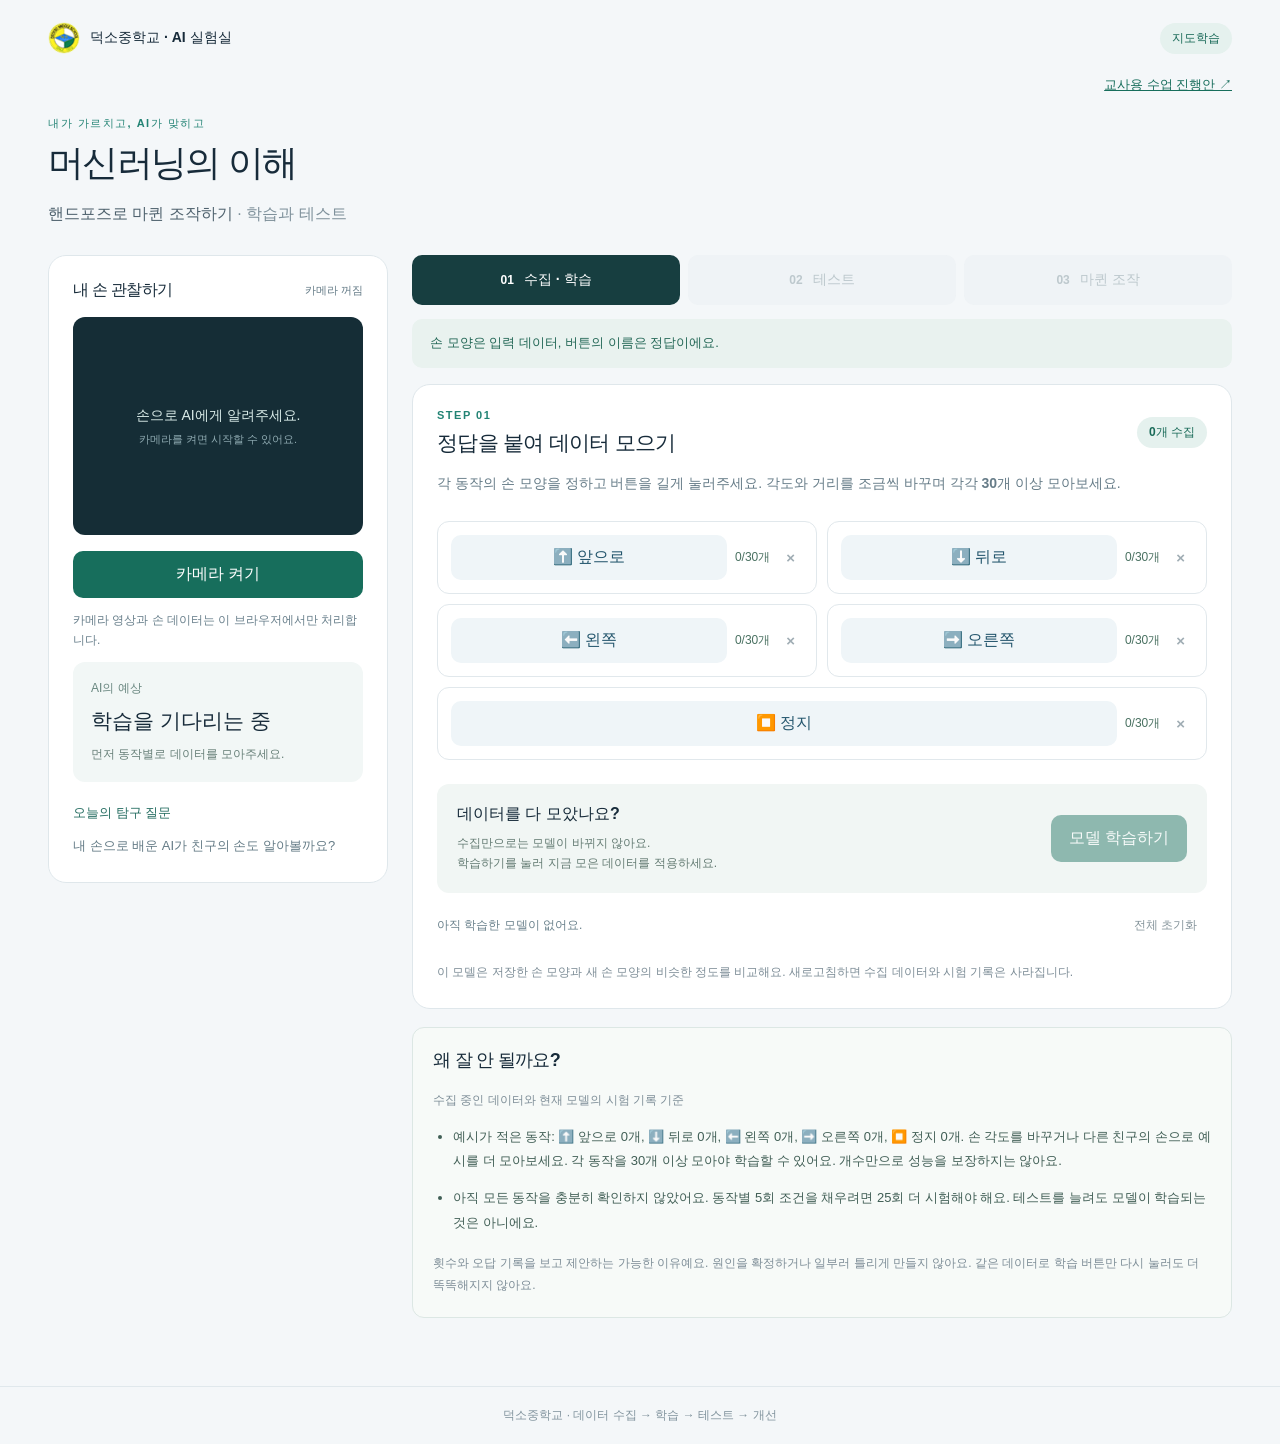
<file: index.html>
<!doctype html>
<html lang="ko">
<head>
  <meta charset="utf-8"><meta name="viewport" content="width=device-width,initial-scale=1">
  <title>머신러닝의 이해 · 학습과 테스트</title>
  <link rel="icon" href="favicon.svg" type="image/svg+xml">
  <link rel="stylesheet" href="style.css">
</head>
<body>
<header><div class="brand"><img src="favicon.svg" alt="덕소중학교"><span>덕소중학교 · AI 실험실</span></div><span class="tag">지도학습</span></header>
<div class="guide-link"><a href="teacher-guide.html">교사용 수업 진행안 ↗</a></div>
<section class="intro"><p class="eyebrow">내가 가르치고, AI가 맞히고</p><h1>머신러닝의 이해</h1><p>핸드포즈로 마퀸 조작하기 <span>· 학습과 테스트</span></p></section>
<main>
  <aside class="camera-card">
    <div class="camera-heading"><h2>내 손 관찰하기</h2><span id="hand-status">카메라 꺼짐</span></div>
    <div class="camera"><video id="video" autoplay playsinline muted></video><canvas id="overlay" width="640" height="480"></canvas><div id="camera-placeholder">손으로 AI에게 알려주세요.<br><small>카메라를 켜면 시작할 수 있어요.</small></div></div>
    <button id="camera-start" class="primary">카메라 켜기</button>
    <p id="camera-status" role="status">카메라 영상과 손 데이터는 이 브라우저에서만 처리합니다.</p>
    <div class="prediction"><span>AI의 예상</span><strong id="prediction">학습을 기다리는 중</strong><small id="prediction-note">먼저 동작별로 데이터를 모아주세요.</small></div>
    <div class="tip"><b>오늘의 탐구 질문</b><p>내 손으로 배운 AI가 친구의 손도 알아볼까요?</p></div>
  </aside>
  <section class="workspace">
    <nav class="steps" aria-label="수업 단계"><button id="tab-learn" aria-current="step">01 <span>수집 · 학습</span></button><button id="tab-test" disabled>02 <span>테스트</span></button><button id="tab-robot" disabled>03 <span>마퀸 조작</span></button></nav>
    <div id="notice" role="status" aria-live="polite">손 모양은 입력 데이터, 버튼의 이름은 정답이에요.</div>
    <section id="panel-learn" class="panel">
      <div class="section-title"><div><p class="eyebrow">STEP 01</p><h2>정답을 붙여 데이터 모으기</h2></div><span id="total" class="pill">0개 수집</span></div>
      <p class="description">각 동작의 손 모양을 정하고 버튼을 길게 눌러주세요. 각도와 거리를 조금씩 바꾸며 <b>각각 30개 이상</b> 모아보세요.</p>
      <div id="gesture-grid" class="gesture-grid"></div>
      <div class="train-box"><div><h3>데이터를 다 모았나요?</h3><p>수집만으로는 모델이 바뀌지 않아요.<br>학습하기를 눌러 지금 모은 데이터를 적용하세요.</p></div><button id="train" class="primary" disabled>모델 학습하기</button></div>
      <div class="bottom-line"><span id="model-status">아직 학습한 모델이 없어요.</span><button id="reset" class="text-button">전체 초기화</button></div>
      <p class="footnote">이 모델은 저장한 손 모양과 새 손 모양의 비슷한 정도를 비교해요. 새로고침하면 수집 데이터와 시험 기록은 사라집니다.</p>
    </section>
    <section id="panel-test" class="panel" hidden>
      <div class="section-title"><div><p class="eyebrow">STEP 02</p><h2>처음 보는 손으로 시험하기</h2></div><span class="pill">학습 데이터에 추가 안 됨</span></div>
      <p class="description">친구에게 손을 보여달라고 해보세요. <b>실제 정답</b>을 선택한 다음 시험 기록을 남겨요. 테스트 중에는 로봇이 움직이지 않아요.</p>
      <div class="test-checklist"><h3 id="test-progress"></h3><div id="test-counts"></div><p id="unlock-status"></p><p class="footnote">같은 손을 연속 클릭하기보다 손을 내렸다가 각도·사람을 바꿔 한 번씩 시험해요.</p></div>
      <label for="expected">이번 손 모양의 실제 정답</label><select id="expected"></select>
      <button id="record" class="primary">현재 손으로 1회 시험하기</button>
      <div class="score"><div><span>현재 모델 정답률</span><strong id="accuracy">—</strong></div><p id="score-detail">아직 시험 기록이 없어요.</p></div>
      <div class="table-wrap"><table><caption>시험 기록 · 최근 10회</caption><thead><tr><th>모델</th><th>실제 정답</th><th>AI 예상</th><th>결과</th></tr></thead><tbody id="test-results"></tbody></table></div>
      <button id="go-robot" class="primary" disabled>마퀸 조작으로 이동</button>
      <button id="improve" class="secondary">데이터 보완하고 다시 학습하기</button>
      <div id="history" class="footnote"></div>
    </section>
    <section id="panel-robot" class="panel" hidden>
      <p class="eyebrow">STEP 03</p><h2>학습한 모델로 마퀸 움직이기</h2>
      <p class="description">테스트한 손 모양을 로봇 명령으로 보내보세요. 마이크로비트에 <a href="MICROBIT_MAKECODE.md">MakeCode 프로그램</a>이 설치되어 있어야 해요.</p>
      <p id="bluetooth-status" class="connection" role="status">기기 연결 대기 중</p>
      <div class="actions"><button id="connect" class="secondary">기기 연결</button><button id="disconnect" class="secondary" disabled>연결 해제</button></div>
      <div class="actions"><button id="robot-start" class="primary" disabled>마퀸 조작 시작</button><button id="robot-stop" class="danger">정지</button></div>
      <p id="robot-status" role="status">조작 시작을 누르기 전에는 명령을 보내지 않아요.</p>
      <p class="footnote">손이 보이지 않을 때는 정지 명령을 보내며 조작 모드는 유지해요. 손이 다시 보이면 자동으로 조작을 이어갑니다. 학습·테스트로 돌아가면 조작을 중지하며 연결은 유지해요.</p>
    </section>
    <section class="feedback-card" aria-label="데이터와 오답 살펴보기">
      <h2>왜 잘 안 될까요?</h2><p id="feedback-source" class="footnote"></p>
      <ul id="feedback-list"></ul>
      <p class="footnote">횟수와 오답 기록을 보고 제안하는 가능한 이유예요. 원인을 확정하거나 일부러 틀리게 만들지 않아요. 같은 데이터로 학습 버튼만 다시 눌러도 더 똑똑해지지 않아요.</p>
    </section>
  </section>
</main>
<footer>덕소중학교 · 데이터 수집 → 학습 → 테스트 → 개선</footer>
<script src="model.js"></script><script type="module" src="app.js"></script>
</body></html>
</file>
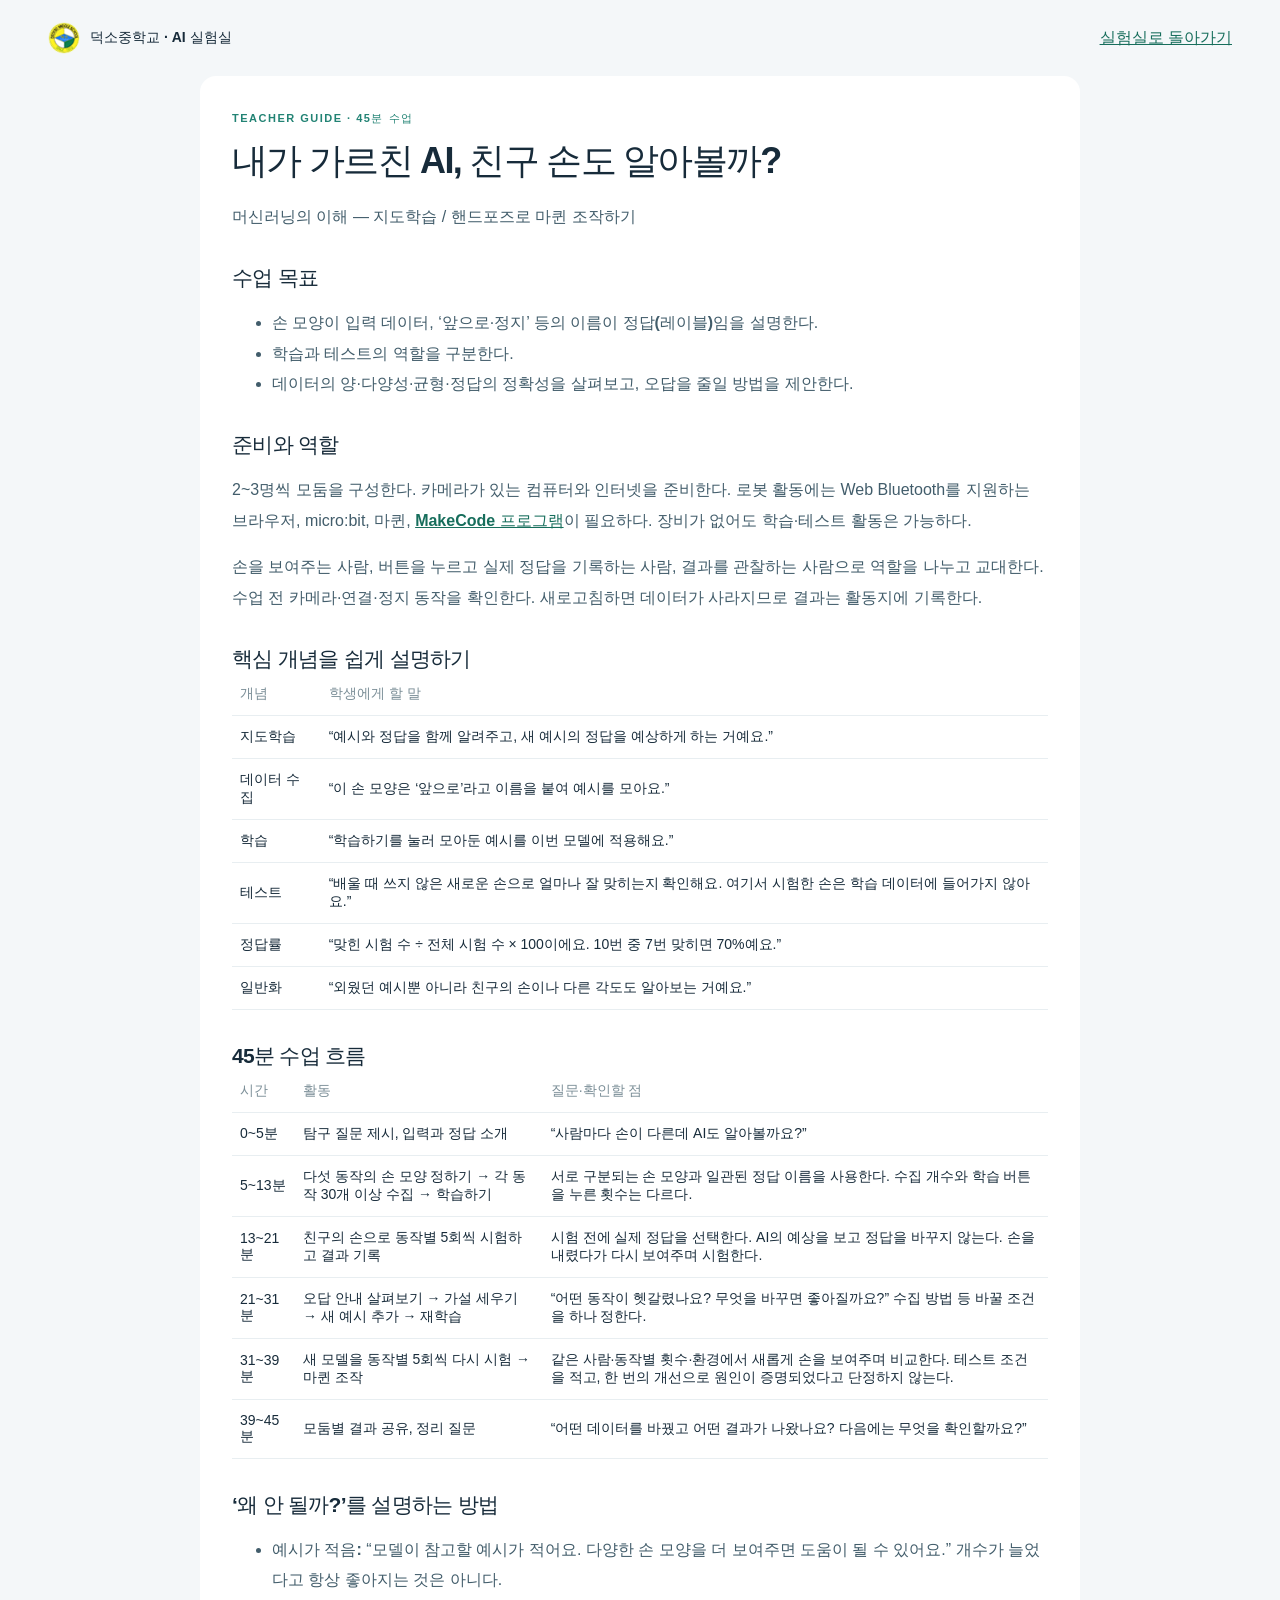
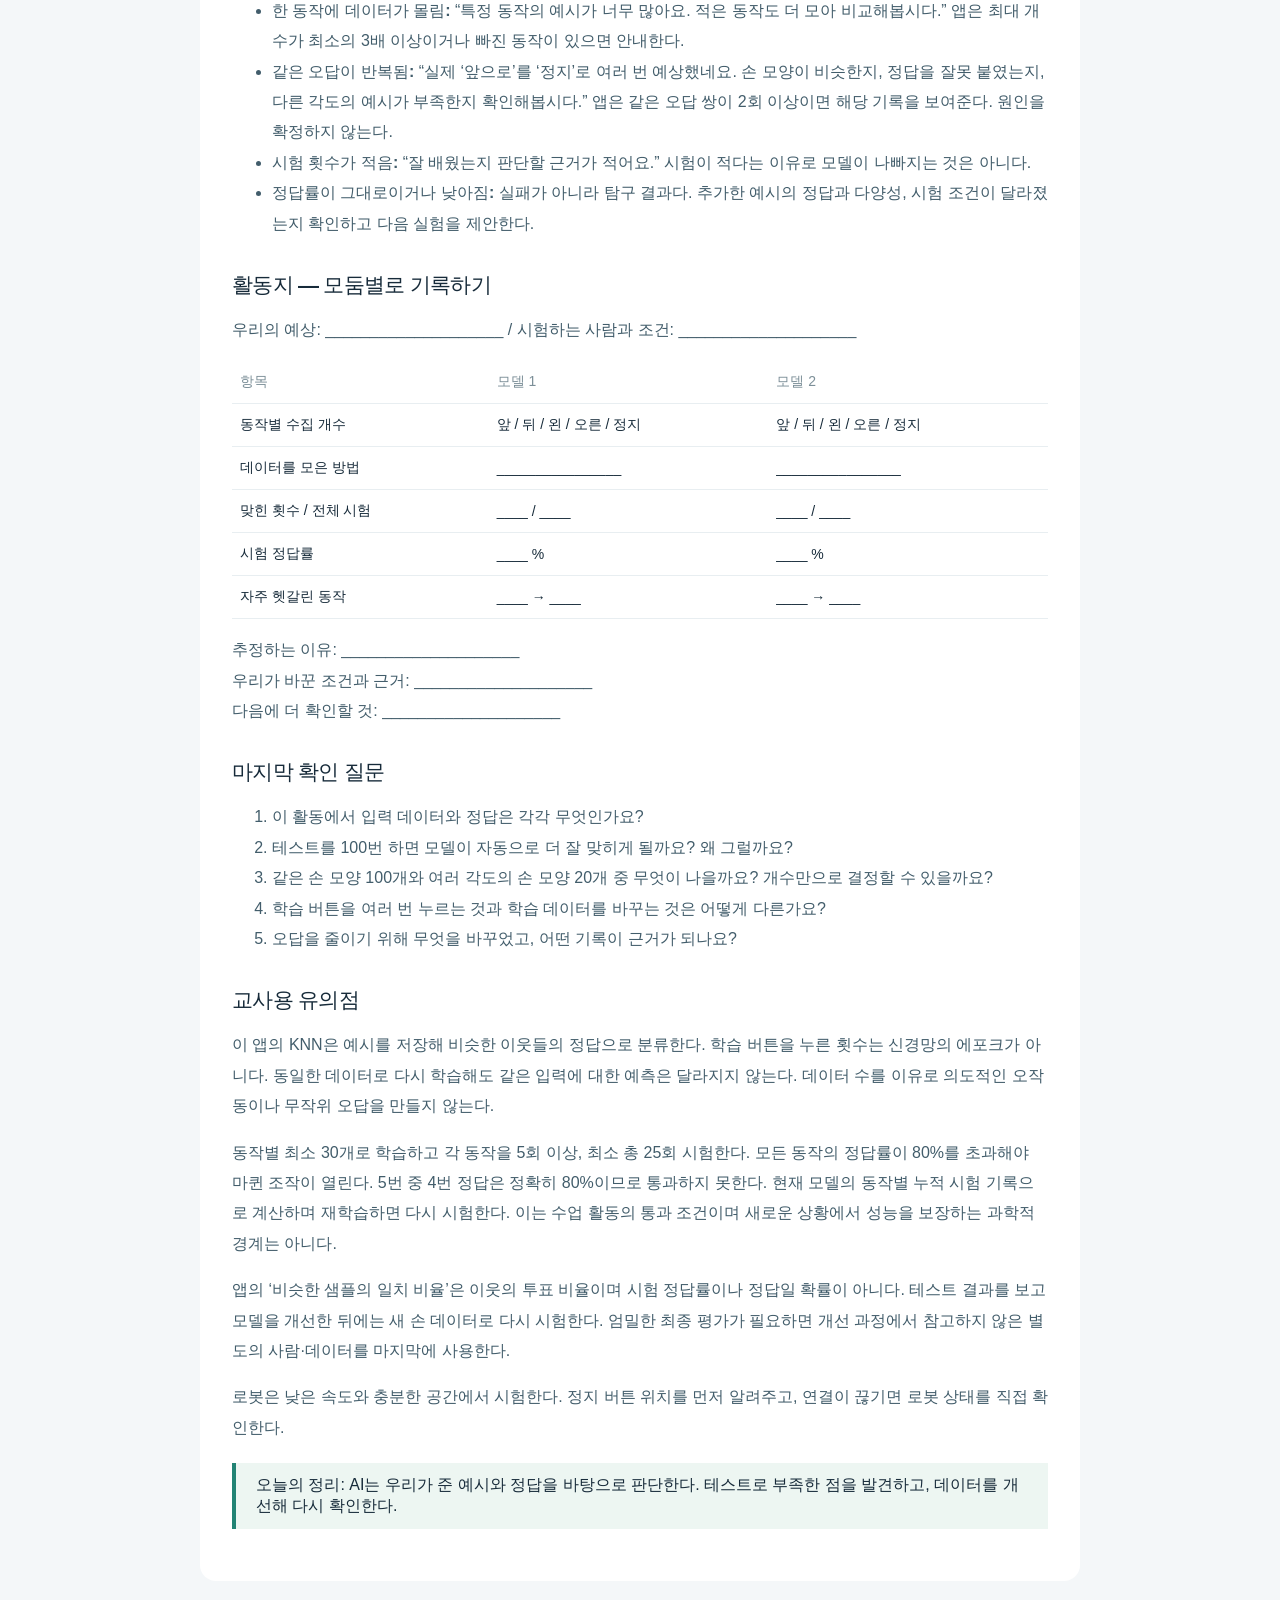
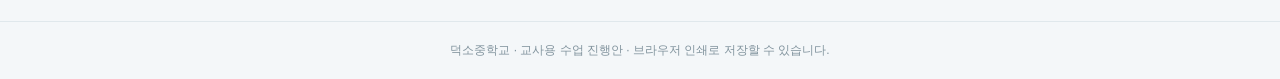
<file: teacher-guide.html>
<!doctype html><html lang="ko"><head><meta charset="utf-8"><meta name="viewport" content="width=device-width,initial-scale=1"><title>교사용 수업 진행안 · 머신러닝의 이해</title><link rel="icon" href="favicon.svg"><link rel="stylesheet" href="style.css"></head><body>
<header><div class="brand"><img src="favicon.svg" alt="덕소중학교"><span>덕소중학교 · AI 실험실</span></div><a href="index.html">실험실로 돌아가기</a></header>
<main class="lesson-guide">
<p class="eyebrow">TEACHER GUIDE · 45분 수업</p><h1>내가 가르친 AI, 친구 손도 알아볼까?</h1><p>머신러닝의 이해 — 지도학습 / 핸드포즈로 마퀸 조작하기</p>
<h2>수업 목표</h2><ul><li>손 모양이 <b>입력 데이터</b>, ‘앞으로·정지’ 등의 이름이 <b>정답(레이블)</b>임을 설명한다.</li><li><b>학습</b>과 <b>테스트</b>의 역할을 구분한다.</li><li>데이터의 양·다양성·균형·정답의 정확성을 살펴보고, 오답을 줄일 방법을 제안한다.</li></ul>
<h2>준비와 역할</h2><p>2~3명씩 모둠을 구성한다. 카메라가 있는 컴퓨터와 인터넷을 준비한다. 로봇 활동에는 Web Bluetooth를 지원하는 브라우저, micro:bit, 마퀸, <a href="MICROBIT_MAKECODE.md">MakeCode 프로그램</a>이 필요하다. 장비가 없어도 학습·테스트 활동은 가능하다.</p><p>손을 보여주는 사람, 버튼을 누르고 실제 정답을 기록하는 사람, 결과를 관찰하는 사람으로 역할을 나누고 교대한다. 수업 전 카메라·연결·정지 동작을 확인한다. 새로고침하면 데이터가 사라지므로 결과는 활동지에 기록한다.</p>
<h2>핵심 개념을 쉽게 설명하기</h2><table><thead><tr><th>개념</th><th>학생에게 할 말</th></tr></thead><tbody>
<tr><td>지도학습</td><td>“예시와 정답을 함께 알려주고, 새 예시의 정답을 예상하게 하는 거예요.”</td></tr>
<tr><td>데이터 수집</td><td>“이 손 모양은 ‘앞으로’라고 이름을 붙여 예시를 모아요.”</td></tr>
<tr><td>학습</td><td>“학습하기를 눌러 모아둔 예시를 이번 모델에 적용해요.”</td></tr>
<tr><td>테스트</td><td>“배울 때 쓰지 않은 새로운 손으로 얼마나 잘 맞히는지 확인해요. 여기서 시험한 손은 학습 데이터에 들어가지 않아요.”</td></tr>
<tr><td>정답률</td><td>“맞힌 시험 수 ÷ 전체 시험 수 × 100이에요. 10번 중 7번 맞히면 70%예요.”</td></tr>
<tr><td>일반화</td><td>“외웠던 예시뿐 아니라 친구의 손이나 다른 각도도 알아보는 거예요.”</td></tr>
</tbody></table>
<h2>45분 수업 흐름</h2><table><thead><tr><th>시간</th><th>활동</th><th>질문·확인할 점</th></tr></thead><tbody>
<tr><td>0~5분</td><td>탐구 질문 제시, 입력과 정답 소개</td><td>“사람마다 손이 다른데 AI도 알아볼까요?”</td></tr>
<tr><td>5~13분</td><td>다섯 동작의 손 모양 정하기 → 각 동작 30개 이상 수집 → 학습하기</td><td>서로 구분되는 손 모양과 일관된 정답 이름을 사용한다. 수집 개수와 학습 버튼을 누른 횟수는 다르다.</td></tr>
<tr><td>13~21분</td><td>친구의 손으로 동작별 5회씩 시험하고 결과 기록</td><td>시험 전에 실제 정답을 선택한다. AI의 예상을 보고 정답을 바꾸지 않는다. 손을 내렸다가 다시 보여주며 시험한다.</td></tr>
<tr><td>21~31분</td><td>오답 안내 살펴보기 → 가설 세우기 → 새 예시 추가 → 재학습</td><td>“어떤 동작이 헷갈렸나요? 무엇을 바꾸면 좋아질까요?” 수집 방법 등 바꿀 조건을 하나 정한다.</td></tr>
<tr><td>31~39분</td><td>새 모델을 동작별 5회씩 다시 시험 → 마퀸 조작</td><td>같은 사람·동작별 횟수·환경에서 새롭게 손을 보여주며 비교한다. 테스트 조건을 적고, 한 번의 개선으로 원인이 증명되었다고 단정하지 않는다.</td></tr>
<tr><td>39~45분</td><td>모둠별 결과 공유, 정리 질문</td><td>“어떤 데이터를 바꿨고 어떤 결과가 나왔나요? 다음에는 무엇을 확인할까요?”</td></tr>
</tbody></table>
<h2>‘왜 안 될까?’를 설명하는 방법</h2><ul>
<li><b>예시가 적음:</b> “모델이 참고할 예시가 적어요. 다양한 손 모양을 더 보여주면 도움이 될 수 있어요.” 개수가 늘었다고 항상 좋아지는 것은 아니다.</li>
<li><b>한 동작에 데이터가 몰림:</b> “특정 동작의 예시가 너무 많아요. 적은 동작도 더 모아 비교해봅시다.” 앱은 최대 개수가 최소의 3배 이상이거나 빠진 동작이 있으면 안내한다.</li>
<li><b>같은 오답이 반복됨:</b> “실제 ‘앞으로’를 ‘정지’로 여러 번 예상했네요. 손 모양이 비슷한지, 정답을 잘못 붙였는지, 다른 각도의 예시가 부족한지 확인해봅시다.” 앱은 같은 오답 쌍이 2회 이상이면 해당 기록을 보여준다. 원인을 확정하지 않는다.</li>
<li><b>시험 횟수가 적음:</b> “잘 배웠는지 판단할 근거가 적어요.” 시험이 적다는 이유로 모델이 나빠지는 것은 아니다.</li>
<li><b>정답률이 그대로이거나 낮아짐:</b> 실패가 아니라 탐구 결과다. 추가한 예시의 정답과 다양성, 시험 조건이 달라졌는지 확인하고 다음 실험을 제안한다.</li>
</ul>
<h2>활동지 — 모둠별로 기록하기</h2><p>우리의 예상: ____________________ / 시험하는 사람과 조건: ____________________</p><table><thead><tr><th>항목</th><th>모델 1</th><th>모델 2</th></tr></thead><tbody><tr><td>동작별 수집 개수</td><td>앞 / 뒤 / 왼 / 오른 / 정지</td><td>앞 / 뒤 / 왼 / 오른 / 정지</td></tr><tr><td>데이터를 모은 방법</td><td>________________</td><td>________________</td></tr><tr><td>맞힌 횟수 / 전체 시험</td><td>____ / ____</td><td>____ / ____</td></tr><tr><td>시험 정답률</td><td>____ %</td><td>____ %</td></tr><tr><td>자주 헷갈린 동작</td><td>____ → ____</td><td>____ → ____</td></tr></tbody></table><p>추정하는 이유: ____________________<br>우리가 바꾼 조건과 근거: ____________________<br>다음에 더 확인할 것: ____________________</p>
<h2>마지막 확인 질문</h2><ol><li>이 활동에서 입력 데이터와 정답은 각각 무엇인가요?</li><li>테스트를 100번 하면 모델이 자동으로 더 잘 맞히게 될까요? 왜 그럴까요?</li><li>같은 손 모양 100개와 여러 각도의 손 모양 20개 중 무엇이 나을까요? 개수만으로 결정할 수 있을까요?</li><li>학습 버튼을 여러 번 누르는 것과 학습 데이터를 바꾸는 것은 어떻게 다른가요?</li><li>오답을 줄이기 위해 무엇을 바꾸었고, 어떤 기록이 근거가 되나요?</li></ol>
<h2>교사용 유의점</h2><p>이 앱의 KNN은 예시를 저장해 비슷한 이웃들의 정답으로 분류한다. 학습 버튼을 누른 횟수는 신경망의 에포크가 아니다. 동일한 데이터로 다시 학습해도 같은 입력에 대한 예측은 달라지지 않는다. 데이터 수를 이유로 의도적인 오작동이나 무작위 오답을 만들지 않는다.</p><p>동작별 최소 30개로 학습하고 각 동작을 5회 이상, 최소 총 25회 시험한다. 모든 동작의 정답률이 80%를 초과해야 마퀸 조작이 열린다. 5번 중 4번 정답은 정확히 80%이므로 통과하지 못한다. 현재 모델의 동작별 누적 시험 기록으로 계산하며 재학습하면 다시 시험한다. 이는 수업 활동의 통과 조건이며 새로운 상황에서 성능을 보장하는 과학적 경계는 아니다.</p><p>앱의 ‘비슷한 샘플의 일치 비율’은 이웃의 투표 비율이며 시험 정답률이나 정답일 확률이 아니다. 테스트 결과를 보고 모델을 개선한 뒤에는 새 손 데이터로 다시 시험한다. 엄밀한 최종 평가가 필요하면 개선 과정에서 참고하지 않은 별도의 사람·데이터를 마지막에 사용한다.</p><p>로봇은 낮은 속도와 충분한 공간에서 시험한다. 정지 버튼 위치를 먼저 알려주고, 연결이 끊기면 로봇 상태를 직접 확인한다.</p>
<blockquote>오늘의 정리: AI는 우리가 준 예시와 정답을 바탕으로 판단한다. 테스트로 부족한 점을 발견하고, 데이터를 개선해 다시 확인한다.</blockquote>
</main><footer>덕소중학교 · 교사용 수업 진행안 · 브라우저 인쇄로 저장할 수 있습니다.</footer></body></html>
</file>
<file: style.css>
:root{font-family:ui-sans-serif,-apple-system,BlinkMacSystemFont,"Apple SD Gothic Neo","Malgun Gothic",sans-serif;color:#172b3a;background:#f4f7f9;font-synthesis:none}*{box-sizing:border-box}body{margin:0}button,select{font:inherit}button{cursor:pointer;border:0;border-radius:10px;padding:13px 18px;font-weight:700;transition:background .15s}button:disabled{opacity:.45;cursor:not-allowed}button:focus-visible,select:focus-visible{outline:3px solid #eba52f;outline-offset:3px}[hidden]{display:none!important}header{max-width:1240px;margin:auto;padding:22px 28px;display:flex;justify-content:space-between;align-items:center}.brand{display:flex;align-items:center;gap:10px;font-size:14px;font-weight:700}.brand img{width:32px;height:32px}.tag,.pill{background:#e5f1ee;color:#196a58;padding:7px 12px;border-radius:30px;font-size:12px;font-weight:700}.intro{max-width:1240px;margin:22px auto 30px;padding:0 28px}.eyebrow{font-size:11px!important;font-weight:800;letter-spacing:1.5px;color:#228374!important;margin:0 0 8px!important}h1{font-size:36px;letter-spacing:-1.7px;margin:0 0 10px}h2{font-size:21px;letter-spacing:-.7px;margin:0}h3{font-size:16px;margin:0 0 8px}.intro>p:last-child{font-size:16px;color:#4f626e}.intro span{color:#7f919b}main{max-width:1240px;margin:auto;padding:0 28px 50px;display:grid;grid-template-columns:340px minmax(0,1fr);gap:24px;align-items:start}.camera-card,.panel{background:white;border:1px solid #dfe7eb;border-radius:18px;padding:24px}.camera-card{position:sticky;top:20px}.camera-heading{display:flex;justify-content:space-between;align-items:center;margin-bottom:16px}.camera-heading h2{font-size:16px}.camera-heading span{font-size:11px;color:#627985}.camera{aspect-ratio:4/3;position:relative;border-radius:12px;overflow:hidden;background:#152d36;margin-bottom:16px}video,canvas{width:100%;height:100%;position:absolute;inset:0;object-fit:cover;transform:scaleX(-1)}#camera-placeholder{position:absolute;inset:0;display:grid;align-content:center;text-align:center;color:#d9ebe8;font-size:14px;line-height:1.9}#camera-placeholder small{color:#8ea9b0;font-size:11px}#camera-start{width:100%}#camera-status{font-size:12px;line-height:1.7;color:#687f8b;min-height:40px}.primary{background:#176e5c;color:white}.primary:hover:not(:disabled){background:#0d5748}.secondary{background:#edf3f5;color:#304d5e}.danger{background:#fff0ec;color:#ba4635}.prediction{background:#f2f7f6;border-radius:12px;padding:18px;display:flex;flex-direction:column;gap:10px}.prediction>span{font-size:12px;color:#68867f}.prediction strong{font-size:21px}.prediction small{font-size:12px;color:#688079;line-height:1.6}.tip{padding-top:22px;font-size:13px}.tip b{color:#256d61}.tip p{color:#647b86;line-height:1.7;margin-bottom:0}.steps{display:flex;gap:8px;margin-bottom:14px}.steps button{flex:1;background:#e8eef1;color:#7a8e97;display:flex;gap:10px;align-items:center;justify-content:center;font-size:12px;padding:16px 9px}.steps button span{font-size:14px}.steps [aria-current]{background:#173e40;color:white}#notice{padding:14px 18px;background:#e9f2ef;border-radius:10px;font-size:13px;color:#246857;margin-bottom:16px;line-height:1.6}.section-title{display:flex;justify-content:space-between;align-items:center;gap:12px}.description{font-size:14px;color:#667c88;line-height:1.85;margin:14px 0 24px;word-break:keep-all}.gesture-grid{display:grid;grid-template-columns:1fr 1fr;gap:10px}.gesture-card{border:1px solid #e1e8ec;border-radius:12px;padding:13px;display:flex;align-items:center;gap:8px}.gesture-card:last-child{grid-column:1/-1}.collect{background:#eff5f8;color:#24566d;flex:1;touch-action:none;user-select:none;padding:12px 6px;white-space:nowrap}.collect.collecting{background:#b7e5d4}.sample-count{font-size:12px;min-width:32px;text-align:center;color:#487060}.delete{background:transparent;padding:8px;color:#a0adb4;font-size:15px}.train-box{margin-top:24px;padding:20px;background:#f1f6f4;border-radius:12px;display:flex;align-items:center;gap:16px;justify-content:space-between}.train-box p{font-size:12px;line-height:1.7;color:#657c74;margin:0}.train-box button{white-space:nowrap}.bottom-line{display:flex;align-items:center;justify-content:space-between;margin-top:14px;font-size:12px;color:#69808b}.text-button{background:none;color:#85949b;font-size:12px;padding:10px}.footnote{font-size:12px;color:#7d8d97;line-height:1.8;margin:18px 0 0}label{font-size:13px;font-weight:700;display:block;margin-bottom:10px}select{padding:13px;border:1px solid #cbd8de;border-radius:8px;background:white;margin-right:8px;color:#203e4e;max-width:100%}.score{margin:24px 0;background:#edf5f2;border-radius:12px;padding:22px;display:flex;align-items:center;justify-content:space-between;gap:20px}.score span{font-size:12px;color:#58796e}.score strong{display:block;font-size:38px;color:#176e5c;margin-top:8px}.score p{font-size:13px;color:#58796e}.table-wrap{overflow:auto;margin:20px 0}table{width:100%;border-collapse:collapse;font-size:12px;text-align:left;white-space:nowrap}caption{text-align:left;margin-bottom:12px;color:#67808c}th,td{padding:12px 8px;border-bottom:1px solid #e8eef1}th{color:#7c8f98;font-weight:500}.correct{color:#19765e}.incorrect{color:#c35742}.actions{display:flex;gap:10px;margin:18px 0}.actions button{flex:1}.connection{padding:18px;background:#f0f5f7;border-radius:10px;font-size:14px}#robot-status{font-size:14px;line-height:1.7;color:#587480}a{color:#176e5c}footer{text-align:center;font-size:12px;color:#82949e;padding:20px;border-top:1px solid #e0e8ec}@media(max-width:940px){main{grid-template-columns:290px minmax(0,1fr);gap:16px}.camera-card,.panel{padding:18px}.gesture-grid{grid-template-columns:1fr}.gesture-card:last-child{grid-column:auto}.train-box{flex-direction:column;align-items:stretch}.section-title{align-items:flex-start;flex-direction:column}}@media(max-width:680px){header{padding:16px}.intro{padding:0 16px;margin:16px 0 24px}h1{font-size:30px}main{grid-template-columns:1fr;padding:0 16px 30px}.camera-card{position:static}.camera{max-height:280px}.steps button{gap:6px}.steps button span{font-size:12px}.gesture-grid{grid-template-columns:1fr 1fr}.gesture-card:last-child{grid-column:1/-1}.section-title{flex-direction:row}.section-title .pill{max-width:125px}.collect{font-size:12px}.gesture-card{padding:8px;gap:3px}.score{padding:16px}.score p{max-width:160px}#record{margin-top:12px}}

.guide-link{max-width:1240px;margin:0 auto;padding:0 28px;text-align:right;font-size:13px}.test-checklist,.feedback-card{padding:20px;border:1px solid #dce7e4;border-radius:12px;background:#f7faf8;margin:18px 0}.test-checklist p{font-size:13px;line-height:1.8;color:#547265}#test-counts{display:flex;flex-wrap:wrap;gap:8px;margin:14px 0}.pending{background:#edf0f2;color:#627782}.feedback-card h2{font-size:18px}.feedback-card ul{padding-left:20px;font-size:13px;line-height:1.9;color:#405e55}.feedback-card li+li{margin-top:12px}#go-robot{margin:0 8px 10px 0}.lesson-guide{display:block;max-width:880px;background:white;border-radius:16px;padding:32px;margin-bottom:40px}.lesson-guide h2{margin-top:32px}.lesson-guide h3{margin-top:24px}.lesson-guide p,.lesson-guide li{line-height:1.9;color:#425d6b}.lesson-guide table{white-space:normal;font-size:14px}.lesson-guide blockquote{border-left:4px solid #228374;padding:12px 20px;background:#edf6f2;margin:20px 0}.lesson-guide a{font-weight:700}@media print{header,.guide-link,footer{display:none}.lesson-guide{margin:0;padding:0;max-width:none;border:0}.lesson-guide h2,.lesson-guide h3{break-after:avoid}body{background:white}}
</file>
